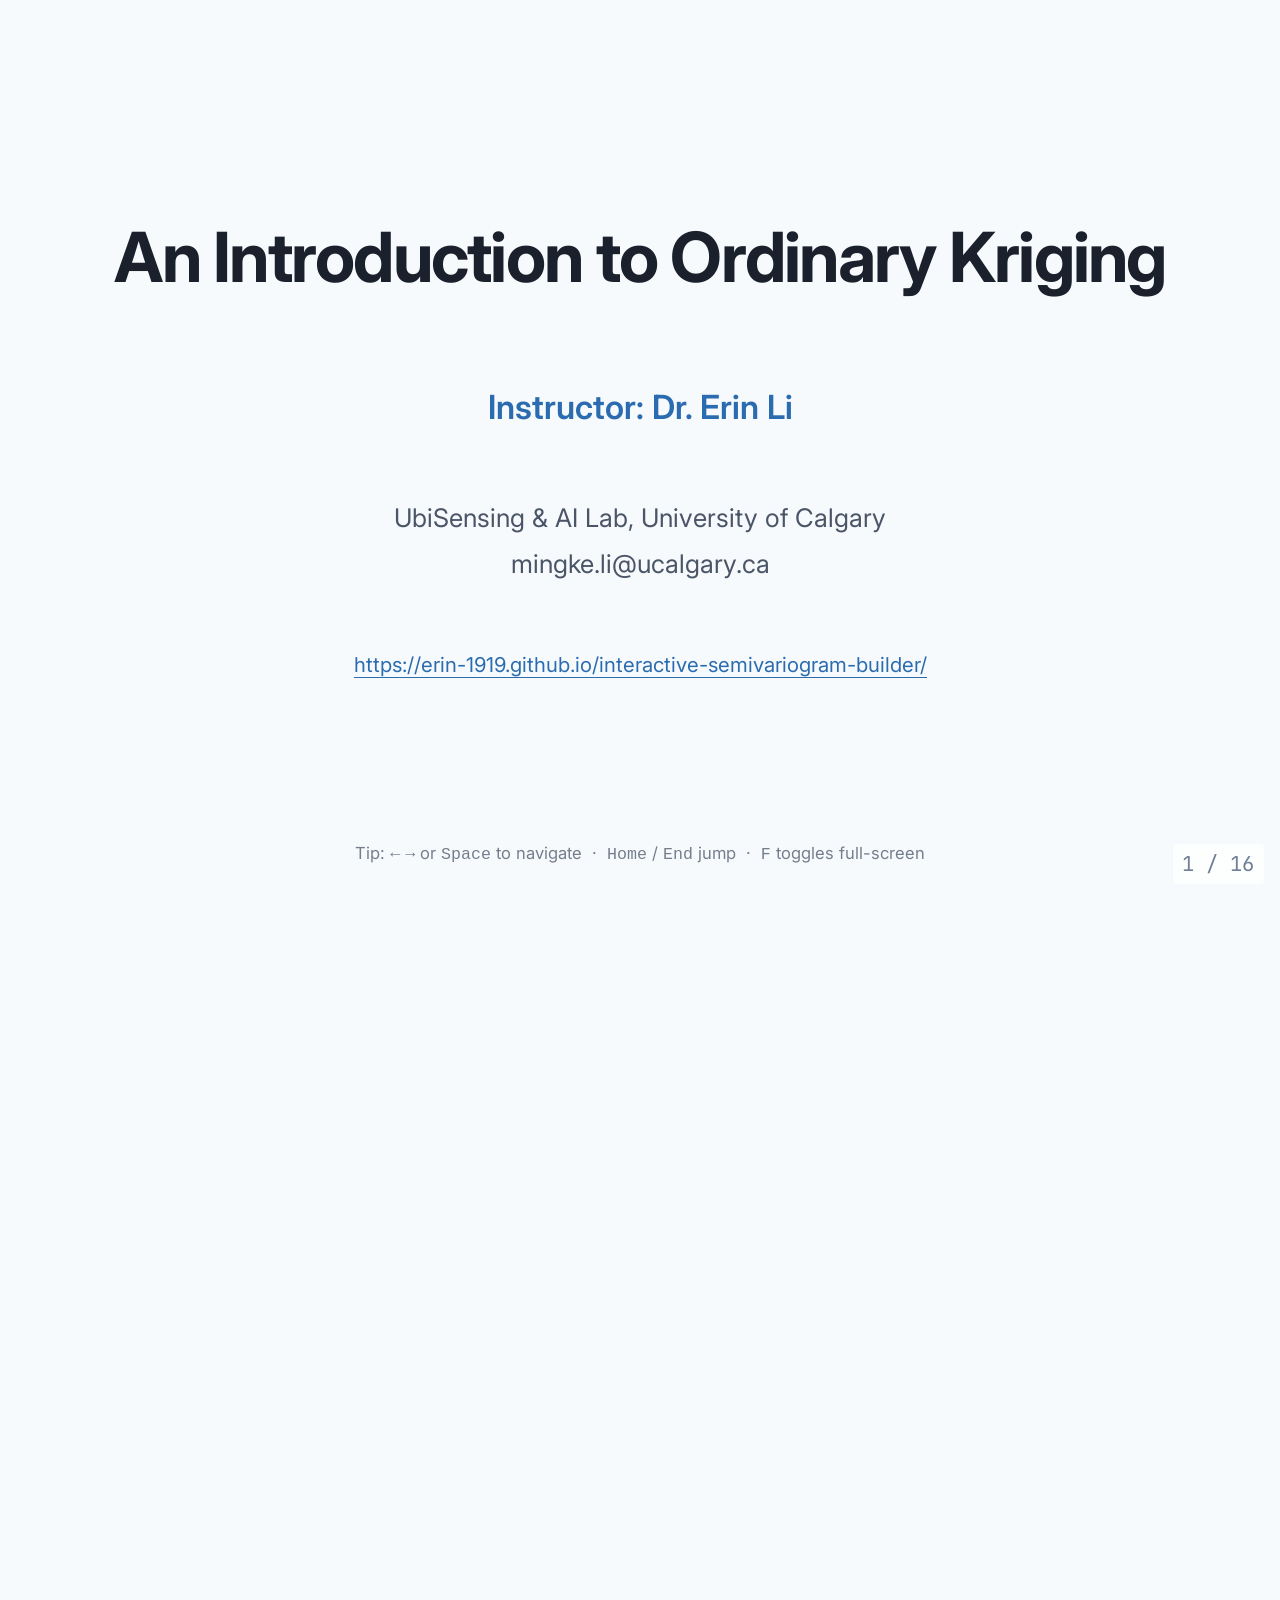
<file: index.html>
<!doctype html>
<html lang="en">
<head>
<meta charset="utf-8">
<meta name="viewport" content="width=device-width, initial-scale=1">
<title>An Introduction to Ordinary Kriging — Teaching Demo</title>
<link rel="preconnect" href="https://fonts.googleapis.com">
<link rel="preconnect" href="https://fonts.gstatic.com" crossorigin>
<link href="https://fonts.googleapis.com/css2?family=Inter:wght@300;400;500;600;700;800&family=JetBrains+Mono:wght@400;500;600&display=swap" rel="stylesheet">
<link rel="stylesheet" href="lib/theme.css">
<style>
  /* ===========================================
     VIEWPORT FITTING — each slide = one viewport, no scrolling within a slide.
     =========================================== */
  html { scroll-snap-type: y mandatory; scroll-behavior: smooth; }
  html, body { height: 100%; overflow-x: hidden; }

  :root {
    --slide-padding: clamp(2rem, 4vw, 4rem);
    --title-size: clamp(2.8rem, 7vw, 6rem);
    --h2-size: clamp(2.2rem, 4.6vw, 4rem);
    --h3-size: clamp(1.6rem, 2.6vw, 2.3rem);
    --body-size: clamp(1.45rem, 2vw, 2rem);
    --small-size: clamp(1.25rem, 1.6vw, 1.65rem);
    --content-gap: clamp(0.75rem, 1.8vw, 1.8rem);
  }
  body { font-family: 'Inter', sans-serif; font-size: var(--body-size); color: var(--ink); }

  .deck { position: relative; z-index: 2; }
  .slide {
    width: 100vw;
    height: 100vh;
    height: 100dvh;
    padding: var(--slide-padding);
    scroll-snap-align: start;
    display: flex;
    flex-direction: column;
    justify-content: center;
    overflow: hidden;
    position: relative;
  }
  .slide-content {
    flex: 1;
    display: flex;
    flex-direction: column;
    justify-content: center;
    max-height: 100%;
    overflow: hidden;
    gap: var(--content-gap);
  }

  h1.slide-title {
    font-family: 'Inter', sans-serif;
    font-weight: 700;
    font-size: var(--title-size);
    letter-spacing: -0.025em;
    color: var(--ink);
    margin: 0;
  }
  h1.slide-title em { font-style: normal; color: var(--ink); }
  h2.slide-heading {
    font-family: 'Inter', sans-serif;
    font-weight: 700;
    font-size: var(--h2-size);
    letter-spacing: -0.02em;
    color: var(--ink);
    margin: 0;
  }
  .eyebrow {
    font-family: 'Inter', sans-serif;
    font-size: var(--small-size);
    letter-spacing: 0.12em;
    text-transform: uppercase;
    color: var(--accent);
    font-weight: 600;
  }

  /* Bottom-right counter */
  .slide-counter {
    position: fixed;
    bottom: 1rem;
    right: 1rem;
    z-index: 50;
    font-family: 'JetBrains Mono', monospace;
    font-size: var(--small-size);
    color: var(--ink-mute);
    background: rgba(255, 255, 255, 0.7);
    padding: 0.25rem 0.6rem;
    border-radius: 4px;
    pointer-events: none;
  }
  @media (max-height: 500px) { .slide-counter { display: none; } }

  /* Reveal animations */
  .reveal {
    opacity: 0;
    transform: translateY(20px);
    transition: opacity 0.5s ease, transform 0.5s ease;
  }
  .slide.visible .reveal { opacity: 1; transform: translateY(0); }
  .slide.visible .reveal:nth-child(1) { transition-delay: 0.08s; }
  .slide.visible .reveal:nth-child(2) { transition-delay: 0.16s; }
  .slide.visible .reveal:nth-child(3) { transition-delay: 0.24s; }
  .slide.visible .reveal:nth-child(4) { transition-delay: 0.32s; }
  .slide.visible .reveal:nth-child(5) { transition-delay: 0.40s; }
  .slide.visible .reveal:nth-child(6) { transition-delay: 0.48s; }

  @media (prefers-reduced-motion: reduce) {
    html { scroll-behavior: auto; }
    .reveal { transition: opacity 0.2s ease; transform: none; }
  }

  /* Phone: let slides grow vertically, stack side-by-side content, drop scroll-snap.
     Inline styles on .slide-content and inner grids are overridden with !important. */
  @media (max-width: 700px) {
    html { scroll-snap-type: none; }
    .slide {
      height: auto;
      min-height: 100vh;
      min-height: 100dvh;
      padding: 1.5rem 1rem;
      overflow: visible;
    }
    .slide-content,
    .slide-content[style] {
      flex-direction: column !important;
      gap: 1.1rem !important;
      max-height: none !important;
      overflow: visible !important;
    }
    .slide [style*="grid-template-columns"] {
      grid-template-columns: 1fr !important;
      gap: 1.1rem !important;
    }
    .slide img { max-width: 100%; height: auto; }
    .launch-button { font-size: 1.15rem; padding: 0.7rem 1.2rem; }
  }

  /* Launch button shared style */
  .launch-button {
    display: inline-flex;
    align-items: center;
    gap: 0.5rem;
    font-family: 'Inter', sans-serif;
    font-size: var(--h3-size);
    font-weight: 600;
    background: var(--accent);
    color: var(--paper);
    border: none;
    padding: 0.85rem 1.6rem;
    border-radius: 6px;
    text-decoration: none;
    cursor: pointer;
    transition: transform 0.15s ease, box-shadow 0.15s ease, background 0.15s ease;
    box-shadow: 0 2px 8px rgba(29, 78, 216, 0.2);
  }
  .launch-button:hover {
    background: var(--accent-deep);
    transform: translateY(-2px);
    box-shadow: 0 6px 18px rgba(29, 78, 216, 0.3);
  }
  .kf-eq .kf-part {
    cursor: pointer;
    padding: 0.1em 0.25em;
    border-radius: 4px;
    transition: color 0.2s ease, background 0.2s ease, opacity 0.2s ease;
  }
  .kf-eq:has(.kf-part:hover) .kf-part:not(:hover) { color: var(--ink-mute); opacity: 0.28; }
  .kf-eq:has(.kf-part:hover) .kf-eq-static { color: var(--ink-mute); opacity: 0.28; }
  .kf-eq .kf-part:hover { color: var(--accent-deep); background: var(--accent-pale); opacity: 1; font-weight: 700; }
  h3.step-sub {
    font-family: 'Inter', sans-serif;
    font-weight: 700;
    font-size: var(--h2-size);
    color: var(--accent);
    margin: 0.2rem 0 0 0;
    letter-spacing: -0.02em;
  }
  h2.workflow-title {
    font-family: 'Inter', sans-serif;
    font-weight: 600;
    font-size: clamp(1.6rem, 2.6vw, 2.4rem);
    color: var(--ink);
    letter-spacing: -0.01em;
    margin: 0;
  }
</style>
</head>
<body>
<div class="deck">
  <!-- Slides will be added in tasks 11-21 below -->
  <!-- Slide 1: Title -->
  <section class="slide" id="slide-1">
    <div class="slide-content" style="align-items: center; text-align: center; justify-content: center;">
      <h1 class="reveal" style="font-family: 'Inter', sans-serif; font-weight: 700; font-size: clamp(2.2rem, 5.4vw, 5.4rem); color: var(--ink); margin: 0; letter-spacing: -0.025em; text-align: center; line-height: 1.1;">
        An Introduction to Ordinary Kriging
      </h1>
      <div class="reveal" style="margin-top: clamp(2.5rem, 5vw, 4.5rem); font-size: clamp(1.5rem, 2.6vw, 2.5rem); color: var(--accent); font-weight: 600;">
        Instructor: Dr. Erin Li
      </div>
      <div class="reveal" style="margin-top: clamp(1.5rem, 3vw, 2.5rem); font-size: clamp(1.3rem, 2vw, 1.9rem); color: var(--ink-soft); line-height: 1.8;">
        UbiSensing &amp; AI Lab, University of Calgary<br>
        mingke.li@ucalgary.ca
      </div>
      <div class="reveal" style="margin-top: clamp(1.5rem, 3vw, 2.5rem); font-size: clamp(1.1rem, 1.6vw, 1.55rem);">
        <a href="https://erin-1919.github.io/interactive-semivariogram-builder/" target="_blank" rel="noopener" style="color: var(--accent); text-decoration: none; border-bottom: 1px solid var(--accent);">
          https://erin-1919.github.io/interactive-semivariogram-builder/
        </a>
      </div>
    </div>
    <div class="reveal" style="position: absolute; bottom: clamp(1rem, 2.5vw, 2rem); left: 0; right: 0; text-align: center; font-size: clamp(0.95rem, 1.3vw, 1.2rem); color: var(--ink-soft); opacity: 0.75;">
      Tip: <kbd>&larr;</kbd> <kbd>&rarr;</kbd> or <kbd>Space</kbd> to navigate &nbsp;&middot;&nbsp; <kbd>Home</kbd> / <kbd>End</kbd> jump &nbsp;&middot;&nbsp; <kbd>F</kbd> toggles full-screen
    </div>
  </section>

  <!-- Slide 2: Hook -->
  <section class="slide" id="slide-2" style="padding: 1.5rem;">
    <div class="slide-content" style="flex-direction: column; align-items: center; justify-content: flex-start; gap: 0.8rem; max-height: 100%;">
      <h2 class="slide-heading reveal" style="text-align: center; width: 100%; flex: 0 0 auto;">How do we estimate rainfall where we don't observe it?</h2>
      <img class="reveal" src="assets/img/slide02_rain_stations.png" alt="Rainfall stations across a region" style="flex: 1 1 auto; min-height: 0; width: auto; max-width: 100%; height: 100%; object-fit: contain; border-radius: 8px;">
    </div>
  </section>

  <!-- Slide 3: Learning Outcomes -->
  <section class="slide" id="slide-3">
    <div class="slide-content">
      <div class="eyebrow reveal" style="font-size: clamp(1.6rem, 2.2vw, 2.2rem);">By the end of today's lecture, you'll learn…</div>
      <div style="display: grid; grid-template-columns: repeat(3, 1fr); gap: 2rem; margin-top: 2rem;">
        <div class="reveal" style="text-align: center;">
          <img src="assets/img/slide03_what.svg" alt="What" style="width: 45%; max-width: 160px; height: auto;">
          <h3 style="font-family: 'Inter', sans-serif; font-size: clamp(2rem, 3.2vw, 3rem); margin-top: 1.5rem;">What Ordinary Kriging is</h3>
          <p style="font-size: clamp(1.5rem, 2.2vw, 2.2rem); color: var(--ink-soft); margin-top: 1rem;">Understand the core concept of geostatistical interpolation</p>
        </div>
        <div class="reveal" style="text-align: center;">
          <img src="assets/img/slide03_why.svg" alt="Why" style="width: 45%; max-width: 160px; height: auto;">
          <h3 style="font-family: 'Inter', sans-serif; font-size: clamp(2rem, 3.2vw, 3rem); margin-top: 1.5rem;">Why we use it</h3>
          <p style="font-size: clamp(1.5rem, 2.2vw, 2.2rem); color: var(--ink-soft); margin-top: 1rem;">See how spatial dependence improves prediction accuracy</p>
        </div>
        <div class="reveal" style="text-align: center;">
          <img src="assets/img/slide03_how.svg" alt="How" style="width: 45%; max-width: 160px; height: auto;">
          <h3 style="font-family: 'Inter', sans-serif; font-size: clamp(2rem, 3.2vw, 3rem); margin-top: 1.5rem;">How to apply it</h3>
          <p style="font-size: clamp(1.5rem, 2.2vw, 2.2rem); color: var(--ink-soft); margin-top: 1rem;">Learn the workflow from variogram to prediction map</p>
        </div>
      </div>
      <div class="reveal" style="text-align: center; margin-top: 2rem; font-size: clamp(1.4rem, 1.9vw, 1.9rem); color: var(--ink-mute); font-style: italic;">
        ** Lab Assignment 6
      </div>
    </div>
  </section>

  <!-- Slide 4: A Quick Review (IDW) -->
  <section class="slide" id="slide-4">
    <div class="slide-content" style="flex-direction: row; gap: 3rem; align-items: center;">
      <div style="flex: 1.2;">
        <h2 class="slide-heading reveal">A Quick Review</h2>
        <p class="reveal" style="font-size: var(--body-size); color: var(--ink-soft); margin-top: 1.5rem;">
          <strong style="color: var(--accent);">Spatial interpolation</strong> is the process of predicting unknown values at unsampled locations based on measurements from known locations.
        </p>
        <p class="reveal" style="font-size: var(--body-size); color: var(--ink-soft); margin-top: 1rem; margin-left: 2.5rem;">
          <strong style="color: var(--accent);">Deterministic interpolation</strong> estimates unknown values using mathematical rules based on nearby observations, relying on distance or smoothness assumptions.
        </p>
        <div class="reveal" style="margin-top: 1.2rem; margin-left: 2.5rem;">
          <div style="font-family: 'Inter', sans-serif; font-size: var(--body-size); font-weight: 700; color: var(--ink);">Common Methods:</div>
          <ul style="font-size: var(--body-size); color: var(--ink); margin-top: 0.4rem;">
            <li>Nearest Neighbor</li>
            <li>Bilinear</li>
            <li><strong>Inverse Distance Weighting (IDW)</strong> - Our Baseline Method</li>
          </ul>
        </div>
      </div>
      <div class="reveal" style="flex: 1; display: flex; flex-direction: column; gap: 1rem; max-height: 88vh;">
        <img src="assets/img/slide04_idw.png" alt="IDW interpolation result" style="width: 100%; height: auto; max-height: 42vh; object-fit: contain; border-radius: 8px;">
        <img src="assets/img/slide04_idw_diagram.png" alt="IDW pin diagram" style="width: 100%; height: auto; max-height: 42vh; object-fit: contain; border-radius: 8px;">
        <div style="font-size: var(--small-size); color: var(--ink-mute); font-style: italic; text-align: center;">
          * IDW key assumption: distance alone determines similarity
        </div>
      </div>
    </div>
  </section>

  <!-- Slide 5: Why Distance Alone Is Not Enough -->
  <section class="slide" id="slide-5">
    <div class="slide-content" style="flex-direction: row; gap: 3rem; align-items: center;">
      <div class="reveal" style="flex: 1.2; display: flex; justify-content: center;">
        <img src="assets/img/slide05_why_not.png" alt="Distance vs. similarity counter-example"
             style="width: 100%; max-height: 80vh; object-fit: contain; border-radius: 8px;">
      </div>
      <div style="flex: 1;">
        <h2 class="slide-heading reveal">Why distance alone is not enough</h2>
        <p class="reveal" style="font-size: var(--body-size); color: var(--ink-soft); margin-top: 1.2rem;">
          Four scenarios, one lesson: two points the <strong style="color: var(--accent);">same distance apart</strong> can have wildly different values once you account for what is between them.
        </p>
        <p class="reveal" style="font-size: var(--body-size); color: var(--ink-soft); margin-top: 0.8rem;">
          Try moving and rotating a fixed-length ruler over each scenario and watch the value difference change.
        </p>
        <div class="reveal" style="margin-top: 1.8rem;">
          <a href="why_distance.html" target="_blank" rel="noopener" class="launch-button">
            Launch why-distance explorer →
          </a>
        </div>
      </div>
    </div>
  </section>

  <!-- Slide 6: What Is Kriging? (Origins) -->
  <section class="slide" id="slide-6">
    <div class="slide-content" style="flex-direction: row; gap: 2.5rem; align-items: center;">
      <div style="flex: 1.6; min-width: 0;">
        <h2 class="slide-heading reveal">What Is Kriging?</h2>
        <p class="reveal" style="font-size: var(--body-size); color: var(--ink-soft); margin-top: 1.2rem;">
          <strong style="color: var(--accent);">Kriging</strong> is a geostatistical interpolation method that predicts unknown values using weighted nearby observations, where weights are determined by the spatial autocorrelation structure of the data.
        </p>

        <div class="reveal" style="margin-top: 1rem; font-size: var(--body-size); font-weight: 700; color: var(--ink);">General Formula:</div>
        <div class="reveal kf-eq" style="margin: 0.6rem 0 0.4rem; padding: 0.6rem 1rem; display: flex; align-items: center; justify-content: center; gap: 0.6rem; font-family: 'Cambria Math','Latin Modern Math',Cambria,serif; font-style: italic; font-size: clamp(2rem, 3vw, 2.8rem); color: var(--ink); position: relative;">
          <span class="kf-part" data-tip="predicted value at unknown location"><span style="font-style: italic;">Ẑ</span>(<span style="font-style: italic;">s</span><sub>0</sub>)</span>
          <span class="kf-eq-static">=</span>
          <span class="kf-part" data-tip="number of neighboring observations" style="display: inline-flex; flex-direction: column; align-items: center; line-height: 1;">
            <span style="font-size: 0.55em; font-style: italic;">n</span>
            <span style="font-size: 1.1em; font-style: normal;">Σ</span>
            <span style="font-size: 0.55em; font-style: italic;">i=1</span>
          </span>
          <span class="kf-part" data-tip="kriging weight assigned to observation i"><span style="font-style: italic;">λ</span><sub><span style="font-style: italic;">i</span></sub></span>
          <span class="kf-part" data-tip="observed value at sampled location"><span style="font-style: italic;">Z</span>(<span style="font-style: italic;">s</span><sub><span style="font-style: italic;">i</span></sub>)</span>
        </div>
        <div class="reveal kf-explain" style="text-align: center; font-size: var(--body-size); color: var(--ink-soft); min-height: 1.6em;">Hover any term in the formula to highlight it</div>

        <div class="reveal" style="margin-top: 1rem; font-size: var(--body-size); font-weight: 700; color: var(--ink);">Key Difference from IDW:</div>
        <p class="reveal" style="font-size: var(--body-size); color: var(--ink-soft); margin-top: 0.5rem;">
          <strong style="color: var(--accent);">IDW:</strong> Weights depend mainly on distance
        </p>
        <p class="reveal" style="font-size: var(--body-size); color: var(--ink-soft); margin-top: 0.4rem;">
          <strong style="color: var(--accent);">Kriging:</strong> Weights depend on distance, spatial autocorrelation, spatial arrangement, and statistical optimization
        </p>
      </div>
      <div class="reveal" style="flex: 0 0 28%; display: flex; flex-direction: column; align-items: center; justify-content: center; gap: 1rem;">
        <img src="assets/img/slide06_krige.jpg" alt="Danie G. Krige" style="max-width: 100%; max-height: 38vh; height: auto; object-fit: contain; border-radius: 8px;">
        <div style="font-size: var(--small-size); color: var(--ink-soft); text-align: center; line-height: 1.5;">
          Origins: Named after <strong>Danie G. Krige</strong>, a South African mining engineer in the 1950s.
        </div>
      </div>
    </div>
  </section>

  <!-- Slide 7: Ordinary Kriging Core Assumption -->
  <section class="slide" id="slide-7">
    <div class="slide-content" style="justify-content: center; align-items: center; text-align: center;">
      <div class="eyebrow reveal" style="font-size: clamp(1.8rem, 2.6vw, 2.6rem); letter-spacing: 0.08em;">Ordinary Kriging — Core Assumption</div>
      <h2 class="slide-heading reveal" style="margin-top: 0.6rem;">Unknown but constant local mean</h2>
      <p class="reveal" style="font-size: var(--body-size); color: var(--ink-soft); margin-top: 1.5rem; max-width: 75ch;">
        <strong style="color: var(--accent);">Ordinary Kriging</strong> assumes that within the local neighborhood of prediction, the
        underlying mean is constant but unknown.
      </p>

      <div class="reveal kf-eq" style="margin: 2rem 0 0.6rem; padding: 0.6rem 1rem; display: flex; align-items: center; justify-content: center; gap: 0.6rem; font-family: 'Cambria Math','Latin Modern Math',Cambria,serif; font-style: italic; font-size: clamp(2.4rem, 3.6vw, 3.4rem); color: var(--ink);">
        <span class="kf-part" data-tip="observed value at location s"><span style="font-style: italic;">Z</span>(<span style="font-style: italic;">s</span>)</span>
        <span class="kf-eq-static">=</span>
        <span class="kf-part" data-tip="unknown but locally constant mean"><span style="font-style: italic;">μ</span></span>
        <span class="kf-eq-static">+</span>
        <span class="kf-part" data-tip="spatially correlated random component"><span style="font-style: italic;">ε</span>(<span style="font-style: italic;">s</span>)</span>
      </div>
      <div class="reveal kf-explain" style="text-align: center; font-size: var(--body-size); color: var(--ink-soft); min-height: 1.6em;">Hover any term in the formula to highlight it</div>

      <div class="reveal" style="margin-top: 2.5rem; font-size: var(--small-size); color: var(--ink-mute); font-style: italic;">
        Further reading: Universal Kriging, Indicator Kriging, Co-Kriging
      </div>
    </div>
  </section>

  <!-- Slide 8: When Ordinary Kriging Is Appropriate -->
  <section class="slide" id="slide-8">
    <div class="slide-content">
      <h2 class="slide-heading reveal">When Ordinary Kriging is appropriate</h2>
      <div style="display: grid; grid-template-columns: repeat(2, 1fr); gap: 1.5rem; margin-top: 1.5rem;">
        <div class="reveal" style="padding: 1.2rem; background: var(--paper-soft); border-left: 3px solid var(--accent);">
          <div style="font-family: 'Inter', sans-serif; font-size: var(--h3-size); color: var(--accent); font-weight: 500;">A. Spatial autocorrelation exists</div>
          <p style="font-size: var(--body-size); color: var(--ink-soft); margin-top: 0.5rem;">
            Nearby points should be more similar than distant points.
          </p>
        </div>
        <div class="reveal" style="padding: 1.2rem; background: var(--paper-soft); border-left: 3px solid var(--accent);">
          <div style="font-family: 'Inter', sans-serif; font-size: var(--h3-size); color: var(--accent); font-weight: 500;">B. No strong large-scale trend</div>
          <p style="font-size: var(--body-size); color: var(--ink-soft); margin-top: 0.5rem;">
            A major directional trend (e.g., temperature decreasing steadily with altitude)
            will make Ordinary Kriging underperform.
          </p>
        </div>
        <div class="reveal" style="padding: 1.2rem; background: var(--paper-soft); border-left: 3px solid var(--accent);">
          <div style="font-family: 'Inter', sans-serif; font-size: var(--h3-size); color: var(--accent); font-weight: 500;">C. Sufficient sample density</div>
          <p style="font-size: var(--body-size); color: var(--ink-soft); margin-top: 0.5rem;">
            A meaningful variogram requires enough data to estimate spatial dependence reliably.
          </p>
        </div>
        <div class="reveal" style="padding: 1.2rem; background: var(--paper-soft); border-left: 3px solid var(--accent);">
          <div style="font-family: 'Inter', sans-serif; font-size: var(--h3-size); color: var(--accent); font-weight: 500;">D. Continuous variables</div>
          <p style="font-size: var(--body-size); color: var(--ink-soft); margin-top: 0.5rem;">
            Designed for continuous numeric variables (rainfall, temperature, soil moisture).
          </p>
        </div>
      </div>
    </div>
  </section>

  <!-- Slide 9: Quick Test (click-reveal) -->
  <section class="slide" id="slide-9">
    <div class="slide-content">
      <h2 class="slide-heading reveal" style="color: #2B6CB0;">Quick test: would Ordinary Kriging work here?</h2>
      <div class="reveal" id="quick-test-wrap" style="cursor: pointer; margin-top: 1rem;">
        <table class="quick-test" style="width: 100%; border-collapse: collapse; font-size: var(--body-size);">
          <thead>
            <tr style="border-bottom: 2px solid var(--rule);">
              <th style="text-align: left; padding: 0.7rem; color: var(--ink-mute); font-weight: 600;">Scenario</th>
              <th style="text-align: left; padding: 0.7rem 1.5rem 0.7rem 1rem; color: var(--ink-mute); font-weight: 600; width: 22rem; white-space: nowrap;">Ordinary Kriging?</th>
              <th style="text-align: left; padding: 0.7rem; color: var(--ink-mute); font-weight: 600;">Why</th>
            </tr>
          </thead>
          <tbody>
            <tr data-row="0" style="border-bottom: 1px solid var(--rule-soft);">
              <td style="padding: 0.7rem;">Regional temperature with altitude trend</td>
              <td class="qt-answer" style="padding: 0.7rem 1rem; color: #b91c1c; font-weight: 600; opacity: 0; visibility: hidden;">No</td>
              <td class="qt-why" style="padding: 0.7rem; color: var(--ink-soft); opacity: 0; visibility: hidden;">Strong altitude trend violates stationarity</td>
            </tr>
            <tr data-row="1" style="border-bottom: 1px solid var(--rule-soft);">
              <td style="padding: 0.7rem;">Land cover class</td>
              <td class="qt-answer" style="padding: 0.7rem 1rem; color: #b91c1c; font-weight: 600; opacity: 0; visibility: hidden;">No</td>
              <td class="qt-why" style="padding: 0.7rem; color: var(--ink-soft); opacity: 0; visibility: hidden;">Categorical variable rather than continuous</td>
            </tr>
            <tr data-row="2" style="border-bottom: 1px solid var(--rule-soft);">
              <td style="padding: 0.7rem;">Rainfall of a province with 3 weather stations</td>
              <td class="qt-answer" style="padding: 0.7rem 1rem; color: #b91c1c; font-weight: 600; opacity: 0; visibility: hidden;">No</td>
              <td class="qt-why" style="padding: 0.7rem; color: var(--ink-soft); opacity: 0; visibility: hidden;">Sample density too sparse for a reliable variogram</td>
            </tr>
            <tr data-row="3" style="border-bottom: 1px solid var(--rule-soft);">
              <td style="padding: 0.7rem;">Species presence / absence</td>
              <td class="qt-answer" style="padding: 0.7rem 1rem; color: #b91c1c; font-weight: 600; opacity: 0; visibility: hidden;">No</td>
              <td class="qt-why" style="padding: 0.7rem; color: var(--ink-soft); opacity: 0; visibility: hidden;">Binary variable rather than continuous</td>
            </tr>
            <tr data-row="4" style="border-bottom: 1px solid var(--rule-soft);">
              <td style="padding: 0.7rem;">Soil moisture in an agricultural field</td>
              <td class="qt-answer" style="padding: 0.7rem 1rem; color: #15803d; font-weight: 600; opacity: 0; visibility: hidden;">Yes</td>
              <td class="qt-why" style="padding: 0.7rem; color: var(--ink-soft); opacity: 0; visibility: hidden;">Continuous, spatially autocorrelated, local mean plausible</td>
            </tr>
            <tr data-row="5">
              <td style="padding: 0.7rem;">Daily rainfall in one watershed</td>
              <td class="qt-answer" style="padding: 0.7rem 1rem; color: #15803d; font-weight: 600; opacity: 0; visibility: hidden;">Yes</td>
              <td class="qt-why" style="padding: 0.7rem; color: var(--ink-soft); opacity: 0; visibility: hidden;">Continuous, spatially autocorrelated, local mean plausible</td>
            </tr>
          </tbody>
        </table>
        <div id="quick-test-status" style="margin-top: 0.8rem; font-size: var(--small-size); color: var(--ink-mute); font-style: italic;">
          Click table to reveal answers — 0 / 6
        </div>
      </div>
    </div>
  </section>

  <!-- Slide 10: Step 1 — Data Exploration -->
  <section class="slide" id="slide-10">
    <div class="slide-content">
      <h2 class="workflow-title reveal">Step-by-Step Ordinary Kriging Workflow</h2>
      <h3 class="reveal step-sub">Step 1. Data Exploration</h3>
      <p class="reveal" style="font-size: var(--body-size); color: var(--ink-soft); margin: 0.6rem 0 0 0; font-style: italic;">
        * Before kriging, thoroughly inspect the data using these tools to verify assumptions!
      </p>
      <div style="display: grid; grid-template-columns: 2fr 1fr; gap: 4rem; margin-top: 1.5rem; align-items: start;">
        <table class="reveal" style="width: 100%; border-collapse: collapse; font-size: var(--body-size);">
          <thead>
            <tr style="border-bottom: 2px solid var(--rule);">
              <th style="text-align: left; padding: 0.7rem; color: var(--ink-mute); font-weight: 600;">Question</th>
              <th style="text-align: left; padding: 0.7rem; color: var(--ink-mute); font-weight: 600;">Why it matters</th>
            </tr>
          </thead>
          <tbody>
            <tr style="border-bottom: 1px solid var(--rule-soft);">
              <td style="padding: 0.7rem;">Are values continuous numeric data?</td>
              <td style="padding: 0.7rem; color: var(--ink-soft);">Kriging is designed for continuous variables</td>
            </tr>
            <tr style="border-bottom: 1px solid var(--rule-soft);">
              <td style="padding: 0.7rem;">Are there outliers?</td>
              <td style="padding: 0.7rem; color: var(--ink-soft);">Outliers can distort the variogram</td>
            </tr>
            <tr style="border-bottom: 1px solid var(--rule-soft);">
              <td style="padding: 0.7rem;">Is the distribution highly skewed?</td>
              <td style="padding: 0.7rem; color: var(--ink-soft);">Transformation may be needed</td>
            </tr>
            <tr style="border-bottom: 1px solid var(--rule-soft);">
              <td style="padding: 0.7rem;">Is there a spatial trend?</td>
              <td style="padding: 0.7rem; color: var(--ink-soft);">Strong trend may require universal kriging</td>
            </tr>
            <tr>
              <td style="padding: 0.7rem;">Are points clustered?</td>
              <td style="padding: 0.7rem; color: var(--ink-soft);">Clustering affects weights and variogram estimation</td>
            </tr>
          </tbody>
        </table>
        <div class="reveal" style="padding: 1.4rem 1.6rem;">
          <div style="font-family: 'Inter', sans-serif; font-size: clamp(1.6rem, 2.4vw, 2.2rem); font-weight: 700; color: var(--accent);">Typical Tools:</div>
          <ul style="font-size: var(--body-size); color: var(--ink); margin-top: 0.8rem; padding-left: 1.4rem; line-height: 1.8;">
            <li>Histogram</li>
            <li>Summary statistics</li>
            <li>Point map</li>
            <li>Trend analysis</li>
            <li>Outlier detection</li>
          </ul>
        </div>
      </div>
    </div>
  </section>

  <!-- Slide 11: Step 2 — Empirical Semivariogram Calculation -->
  <section class="slide" id="slide-11">
    <div class="slide-content">
      <h2 class="workflow-title reveal">Step-by-Step Ordinary Kriging Workflow</h2>
      <h3 class="reveal step-sub">Step 2. Empirical Semivariogram Calculation</h3>

      <div style="display: grid; grid-template-columns: 1.15fr 1fr; gap: 2.5rem; margin-top: 1rem; align-items: center;">
        <div>
          <p class="reveal" style="font-size: var(--body-size); color: var(--ink-soft);">
            The <strong style="color: var(--accent);">semivariogram</strong> measures half the average squared difference between paired data values separated by distance <em>h</em>:
          </p>

          <div class="reveal kf-eq" style="margin: 1.2rem 0 0.4rem; padding: 0.6rem 1rem; display: flex; align-items: center; justify-content: center; gap: 0.6rem; font-family: 'Cambria Math','Latin Modern Math',Cambria,serif; font-style: italic; font-size: clamp(1.7rem, 2.5vw, 2.4rem); color: var(--ink); flex-wrap: wrap;">
            <span class="kf-part" data-tip="semivariance at distance h"><span style="font-style: italic;">γ</span>(<span style="font-style: italic;">h</span>)</span>
            <span class="kf-eq-static">=</span>
            <span class="kf-part" data-tip="normalization: 1 / (2 × number of pairs at distance h)" style="display: inline-flex; flex-direction: column; align-items: center; line-height: 1.05;">
              <span style="border-bottom: 1px solid currentColor; padding: 0 0.25em; font-style: normal;">1</span>
              <span style="padding: 0 0.25em;">2<span style="font-style: italic;">N</span>(<span style="font-style: italic;">h</span>)</span>
            </span>
            <span class="kf-part" data-tip="sum over all N(h) point pairs separated by distance h" style="display: inline-flex; flex-direction: column; align-items: center; line-height: 1;">
              <span style="font-size: 0.55em; font-style: italic;">N(h)</span>
              <span style="font-size: 1.1em; font-style: normal;">Σ</span>
              <span style="font-size: 0.55em; font-style: italic;">i=1</span>
            </span>
            <span class="kf-part" data-tip="squared difference between values at locations xᵢ and xᵢ + h">[<span style="font-style: italic;">Z</span>(<span style="font-style: italic;">x</span><sub><span style="font-style: italic;">i</span></sub>) − <span style="font-style: italic;">Z</span>(<span style="font-style: italic;">x</span><sub><span style="font-style: italic;">i</span></sub> + <span style="font-style: italic;">h</span>)]<sup>2</sup></span>
          </div>
          <div class="reveal kf-explain" style="text-align: center; font-size: var(--small-size); color: var(--ink-soft); min-height: 1.6em;">Hover any term in the formula to highlight it</div>

          <p class="reveal" style="font-size: var(--body-size); color: var(--ink-soft); margin-top: 1.2rem; font-style: italic;">
            <strong style="font-style: normal; color: var(--accent);">In short:</strong> On average, how much do values differ when they are separated by distance <em>h</em>?
          </p>

          <p class="reveal" style="font-size: var(--body-size); color: var(--ink-soft); margin-top: 1rem;">
            The spatial relationship becomes the statistical foundation for how Kriging assigns weights.
          </p>
        </div>
        <div class="reveal" style="display: flex; align-items: center; justify-content: center;">
          <img src="assets/img/slide13_anatomy.png" alt="Semivariogram anatomy: Nugget, Range, Sill, Partial Sill" style="max-width: 85%; max-height: 55vh; object-fit: contain;">
        </div>
      </div>
    </div>
  </section>

  <!-- Slide 12: 3×3 Worked Example launch -->
  <section class="slide" id="slide-12">
    <div class="slide-content">
      <div class="eyebrow reveal" style="font-size: clamp(1.8rem, 2.6vw, 2.6rem); letter-spacing: 0.08em;">Worked Example</div>
      <h2 class="slide-heading reveal" style="margin-top: 0.6rem;">Starting with a 3×3 rainfall grid (unit: mm)</h2>
      <div style="display: grid; grid-template-columns: 1fr 1fr; gap: 3rem; margin-top: 1.5rem; align-items: center;">
        <!-- Static SVG 3×3 grid with the lecture values 14/16/18, 12/14/17, 10/13/15 -->
        <div class="reveal" style="display: flex; justify-content: center;">
          <svg viewBox="0 0 240 240" width="100%" style="max-width: 360px; background: var(--paper-soft); border: 1px solid var(--rule);">
            <g font-family="Manrope, sans-serif" font-size="32" font-weight="500" text-anchor="middle" fill="var(--ink)">
              <rect x="0"   y="0"   width="80" height="80" fill="var(--paper)" stroke="var(--rule)" stroke-width="1"/>
              <text x="40" y="50">14</text>
              <rect x="80"  y="0"   width="80" height="80" fill="var(--paper)" stroke="var(--rule)" stroke-width="1"/>
              <text x="120" y="50">16</text>
              <rect x="160" y="0"   width="80" height="80" fill="var(--paper)" stroke="var(--rule)" stroke-width="1"/>
              <text x="200" y="50">18</text>
              <rect x="0"   y="80"  width="80" height="80" fill="var(--paper)" stroke="var(--rule)" stroke-width="1"/>
              <text x="40" y="130">12</text>
              <rect x="80"  y="80"  width="80" height="80" fill="var(--paper)" stroke="var(--rule)" stroke-width="1"/>
              <text x="120" y="130">14</text>
              <rect x="160" y="80"  width="80" height="80" fill="var(--paper)" stroke="var(--rule)" stroke-width="1"/>
              <text x="200" y="130">17</text>
              <rect x="0"   y="160" width="80" height="80" fill="var(--paper)" stroke="var(--rule)" stroke-width="1"/>
              <text x="40" y="210">10</text>
              <rect x="80"  y="160" width="80" height="80" fill="var(--paper)" stroke="var(--rule)" stroke-width="1"/>
              <text x="120" y="210">13</text>
              <rect x="160" y="160" width="80" height="80" fill="var(--paper)" stroke="var(--rule)" stroke-width="1"/>
              <text x="200" y="210">15</text>
            </g>
          </svg>
        </div>
        <div>
          <p class="reveal" style="font-size: var(--body-size); color: var(--ink-soft);">
            Let's walk through the calculation pair-by-pair: enumerate horizontal pairs,
            vertical pairs, compute γ(h), and place each point on the semivariogram.
          </p>
          <p class="reveal" style="font-size: var(--small-size); color: var(--ink-mute); margin-top: 0.6rem; font-style: italic;">
            Each grid cell is 1 unit apart.
          </p>
          <div class="reveal" style="margin-top: 1.5rem;">
            <a href="three.html" target="_blank" rel="noopener" class="launch-button">
              Launch 3×3 walkthrough →
            </a>
          </div>
        </div>
      </div>
    </div>
  </section>

  <!-- Slide 13: Scaling up — 10×10 worked example launch -->
  <section class="slide" id="slide-13">
    <div class="slide-content">
      <div class="eyebrow reveal" style="font-size: clamp(1.8rem, 2.6vw, 2.6rem); letter-spacing: 0.08em;">Worked Example</div>
      <h2 class="slide-heading reveal" style="margin-top: 0.6rem;">Scaling up to a 10×10 rainfall grid (unit: mm)</h2>
      <div style="display: grid; grid-template-columns: 1fr 1fr; gap: 3rem; margin-top: 1.4rem; align-items: center;">
        <div class="reveal" style="display: flex; justify-content: center;">
          <svg viewBox="0 0 400 400" width="100%" style="max-width: 460px; background: var(--paper-soft); border: 1px solid var(--rule);" aria-label="10×10 rainfall grid preview">
            <g font-family="Inter, sans-serif" font-size="16" font-weight="500" text-anchor="middle" fill="var(--ink)" id="slide13-cells"></g>
          </svg>
        </div>
        <div>
          <p class="reveal" style="font-size: var(--body-size); color: var(--ink-soft);">
            A 10×10 grid gives up to <strong>4,950 pairs</strong> — too many to compute by hand. We'll let the app do the bookkeeping.
          </p>
          <p class="reveal" style="font-size: var(--body-size); color: var(--ink-soft); margin-top: 1rem;">
            In the 10×10 app we will go through:
          </p>
          <ul class="reveal" style="font-size: var(--body-size); color: var(--ink); margin-top: 0.5rem; padding-left: 2rem; line-height: 1.7;">
            <li>All-direction pair enumeration</li>
            <li>Revealing empirical lags step by step and watching γ(<em>h</em>) emerge</li>
            <li>Fitting a theoretical model (Spherical / Exponential / Gaussian) to the points</li>
          </ul>
          <div class="reveal" style="margin-top: 1.5rem;">
            <a href="ten.html" target="_blank" rel="noopener" class="launch-button">
              Launch 10×10 explorer →
            </a>
          </div>
        </div>
      </div>
    </div>
  </section>

  <!-- Slide 14: Overview of Steps 3-6 (combined) -->
  <section class="slide" id="slide-14">
    <div class="slide-content">
      <h2 class="workflow-title reveal">Step-by-Step Ordinary Kriging Workflow</h2>
      <h3 class="reveal step-sub">Steps 1 - 6. Overview</h3>
      <div style="display: grid; grid-template-columns: 2.2fr 1fr; gap: 2rem; margin-top: 0.6rem; align-items: center;">
        <div style="display: flex; flex-direction: column; gap: 0.45rem;">
          <div class="reveal" style="padding: 0.55rem 1.1rem; background: var(--paper-soft); border-left: 4px solid var(--accent); border-radius: 4px;">
            <div style="display: flex; justify-content: space-between; align-items: baseline; gap: 1rem;">
              <div style="font-family: 'Inter', sans-serif; font-size: var(--h3-size); color: var(--accent); font-weight: 700;">Step 1. Exploratory Data Analysis</div>
              <span style="font-size: var(--small-size); color: var(--accent); font-weight: 600; letter-spacing: 0.08em; text-transform: uppercase; white-space: nowrap;">Today</span>
            </div>
            <p style="font-size: var(--body-size); color: var(--ink-soft); margin: 0.3rem 0 0 0;">
              Inspect the sample data for trends, outliers, and stationarity before any modeling.
            </p>
          </div>
          <div class="reveal" style="padding: 0.55rem 1.1rem; background: var(--paper-soft); border-left: 4px solid var(--accent); border-radius: 4px;">
            <div style="display: flex; justify-content: space-between; align-items: baseline; gap: 1rem;">
              <div style="font-family: 'Inter', sans-serif; font-size: var(--h3-size); color: var(--accent); font-weight: 700;">Step 2. Compute the Empirical Semivariogram</div>
              <span style="font-size: var(--small-size); color: var(--accent); font-weight: 600; letter-spacing: 0.08em; text-transform: uppercase; white-space: nowrap;">Today</span>
            </div>
            <p style="font-size: var(--body-size); color: var(--ink-soft); margin: 0.3rem 0 0 0;">
              Bin sample pairs by separation distance and compute γ(h) to summarize spatial autocorrelation.
            </p>
          </div>
          <div class="reveal" style="padding: 0.55rem 1.1rem; background: var(--paper-soft); border-left: 4px solid var(--accent); border-radius: 4px;">
            <div style="display: flex; justify-content: space-between; align-items: baseline; gap: 1rem;">
              <div style="font-family: 'Inter', sans-serif; font-size: var(--h3-size); color: var(--accent); font-weight: 700;">Step 3. Fit a Theoretical Semivariogram Model</div>
              <span style="font-size: var(--small-size); color: var(--accent); font-weight: 600; letter-spacing: 0.08em; text-transform: uppercase; white-space: nowrap;">Today</span>
            </div>
            <p style="font-size: var(--body-size); color: var(--ink-soft); margin: 0.35rem 0 0 0;">
              Fit a smooth, mathematically defined curve (Spherical / Exponential / Gaussian) through the empirical points.
            </p>
          </div>
          <div class="reveal" style="padding: 0.55rem 1.1rem; background: var(--paper-soft); border-left: 4px solid var(--rule); border-radius: 4px; opacity: 0.85;">
            <div style="display: flex; justify-content: space-between; align-items: baseline; gap: 1rem;">
              <div style="font-family: 'Inter', sans-serif; font-size: var(--h3-size); color: var(--ink-soft); font-weight: 600;">Step 4. Build the Kriging Matrix and Solve Weights</div>
              <span style="font-size: var(--small-size); color: var(--ink-mute); font-weight: 600; letter-spacing: 0.08em; text-transform: uppercase; white-space: nowrap;">Next lecture</span>
            </div>
            <p style="font-size: var(--body-size); color: var(--ink-soft); margin: 0.35rem 0 0 0;">
              Plug the fitted model into a linear system and solve for the optimal weights at each prediction location.
            </p>
          </div>
          <div class="reveal" style="padding: 0.55rem 1.1rem; background: var(--paper-soft); border-left: 4px solid var(--rule); border-radius: 4px; opacity: 0.85;">
            <div style="display: flex; justify-content: space-between; align-items: baseline; gap: 1rem;">
              <div style="font-family: 'Inter', sans-serif; font-size: var(--h3-size); color: var(--ink-soft); font-weight: 600;">Step 5. Prediction Surface Generation</div>
              <span style="font-size: var(--small-size); color: var(--ink-mute); font-weight: 600; letter-spacing: 0.08em; text-transform: uppercase; white-space: nowrap;">Next lecture</span>
            </div>
            <p style="font-size: var(--body-size); color: var(--ink-soft); margin: 0.35rem 0 0 0;">
              Apply the weights across the study area to produce a predicted-value map and an uncertainty map.
            </p>
          </div>
          <div class="reveal" style="padding: 0.55rem 1.1rem; background: var(--paper-soft); border-left: 4px solid var(--rule); border-radius: 4px; opacity: 0.85;">
            <div style="display: flex; justify-content: space-between; align-items: baseline; gap: 1rem;">
              <div style="font-family: 'Inter', sans-serif; font-size: var(--h3-size); color: var(--ink-soft); font-weight: 600;">Step 6. Validation</div>
              <span style="font-size: var(--small-size); color: var(--ink-mute); font-weight: 600; letter-spacing: 0.08em; text-transform: uppercase; white-space: nowrap;">Next lecture</span>
            </div>
            <p style="font-size: var(--body-size); color: var(--ink-soft); margin: 0.35rem 0 0 0;">
              Use leave-one-out cross-validation and error metrics to check whether the kriging model performs well.
            </p>
          </div>
        </div>
        <div class="reveal" style="display: flex; flex-direction: column; align-items: center; justify-content: center; gap: 0.6rem;">
          <img src="assets/img/slide14_prediction.jpg" alt="Prediction surface (Ordinary Kriging)" style="max-width: 100%; max-height: 32vh; object-fit: contain;">
          <img src="assets/img/slide14_uncertainty.jpg" alt="Kriging variance surface (prediction uncertainty)" style="max-width: 100%; max-height: 32vh; object-fit: contain;">
        </div>
      </div>
    </div>
  </section>

  <!-- Slide 15: Resources -->
  <section class="slide" id="slide-15">
    <div class="slide-content">
      <h2 class="slide-heading reveal" style="margin-bottom: 1rem;">Resources</h2>
      <ul class="reveal" style="font-size: clamp(1.25rem, 1.65vw, 1.7rem); color: var(--ink); line-height: 1.55; margin: 0; padding-left: 2.2rem; list-style-position: outside;">
        <li style="margin-bottom: 0.55rem;">Burrough, P. A., McDonnell, R. A., &amp; Lloyd, C. D. (2015). <em>Principles of Geographical Information Systems</em> (3rd ed.). Oxford University Press.</li>
        <li style="margin-bottom: 0.55rem;">Cressie, N. A. C. (1993). <em>Statistics for Spatial Data</em> (rev. ed.). Wiley.</li>
        <li style="margin-bottom: 0.55rem;">Isaaks, E. H., &amp; Srivastava, R. M. (1989). <em>An Introduction to Applied Geostatistics</em>. Oxford University Press.</li>
        <li style="margin-bottom: 0.55rem;">Tobler, W. R. (1970). A computer movie simulating urban growth in the Detroit region. <em>Economic Geography, 46</em>(2), 234–240.</li>
        <li>Webster, R., &amp; Oliver, M. A. (2007). <em>Geostatistics for Environmental Scientists</em> (2nd ed.). Wiley.</li>
      </ul>

      <div class="reveal" style="margin-top: 1.4rem; font-family: 'Inter', sans-serif; font-size: clamp(1.5rem, 2.1vw, 2rem); font-weight: 700; color: var(--accent);">Further reading:</div>
      <ul class="reveal" style="font-size: clamp(1.25rem, 1.65vw, 1.7rem); color: var(--ink); line-height: 1.55; margin: 0.5rem 0 0 0; padding-left: 2.2rem; list-style-position: outside;">
        <li style="margin-bottom: 0.55rem;">Li, J., &amp; Heap, A. D. (2008). A review of spatial interpolation methods for environmental scientists. <em>Geoscience Australia Record</em>, 2008/23.</li>
        <li style="margin-bottom: 0.55rem;">Lu, G. Y., &amp; Wong, D. W. (2008). An adaptive inverse-distance weighting spatial interpolation technique. <em>Computers &amp; Geosciences, 34</em>(9), 1044–1055.</li>
        <li>Zimmerman, D., Pavlik, C., Ruggles, A., &amp; Armstrong, M. P. (1999). Comparison of seven geostatistically based and inverse distance weighted interpolation methods for mapping soil properties. <em>Environmental Monitoring and Assessment, 53</em>(3), 337–348.</li>
      </ul>
    </div>
  </section>

  <!-- Slide 16: Lab Assignment 6 + PDF button -->
  <section class="slide" id="slide-16">
    <div class="slide-content" style="align-items: center; text-align: center; justify-content: center;">
      <h2 class="reveal" style="font-family: 'Inter', sans-serif; font-weight: 700; font-size: clamp(3rem, 6vw, 5.5rem); color: var(--accent); margin: 0; letter-spacing: -0.025em;">
        Lab Assignment 6
      </h2>
      <p class="reveal" style="font-size: clamp(1.5rem, 2.4vw, 2.3rem); color: var(--ink-soft); margin-top: 2.5rem; max-width: 30ch; line-height: 1.5;">
        Move from theory into practice: hands-on Ordinary Kriging in ArcGIS Pro to
        reinforce today's lecture.
      </p>
      <div class="reveal" style="margin-top: 3.5rem;">
        <a href="assets/lab/Ordinary-Kriging-Laurier-Lab-EL_2026_05_26.pdf" target="_blank" rel="noopener" class="launch-button" style="font-size: clamp(1.4rem, 2.2vw, 2rem); padding: 1.2rem 2.4rem;">
          Open Lab Assignment 6 (PDF) →
        </a>
      </div>
    </div>
  </section>
</div>

<div class="slide-counter" id="slide-counter">1 / 16</div>

<script>
// ===========================================
// SLIDE DECK CONTROLLER
// - Scroll-snap drives slide-by-slide
// - IntersectionObserver marks the active slide .visible (triggers .reveal animations)
//   and updates the counter
// - Keyboard: arrows / space / PgUp / PgDn / Home / End
// - f: toggle fullscreen
// ===========================================
(function() {
  const slides = Array.from(document.querySelectorAll('.slide'));
  const counter = document.getElementById('slide-counter');
  const total = slides.length;
  let activeIdx = 0;

  // IntersectionObserver: when a slide is ≥50% in view, mark it .visible and active.
  const io = new IntersectionObserver((entries) => {
    entries.forEach(e => {
      if (e.isIntersecting && e.intersectionRatio >= 0.5) {
        const idx = slides.indexOf(e.target);
        if (idx >= 0) {
          activeIdx = idx;
          slides.forEach((s, i) => s.classList.toggle('visible', i === idx));
          counter.textContent = `${idx + 1} / ${total}`;
        }
      }
    });
  }, { threshold: [0.5] });
  slides.forEach(s => io.observe(s));

  // Scroll to a specific slide.
  function goTo(idx) {
    const target = Math.max(0, Math.min(total - 1, idx));
    slides[target].scrollIntoView({ behavior: 'smooth', block: 'start' });
  }

  // Keyboard handlers.
  window.addEventListener('keydown', (e) => {
    // Don't intercept while typing in form fields (defensive — none in the deck yet).
    const t = e.target;
    if (t && (t.tagName === 'INPUT' || t.tagName === 'TEXTAREA' || t.tagName === 'SELECT')) return;

    if (e.key === 'ArrowRight' || e.key === 'ArrowDown' || e.key === 'PageDown' ||
        (e.key === ' ' && !e.shiftKey)) {
      e.preventDefault(); goTo(activeIdx + 1);
    } else if (e.key === 'ArrowLeft' || e.key === 'ArrowUp' || e.key === 'PageUp' ||
               (e.key === ' ' && e.shiftKey)) {
      e.preventDefault(); goTo(activeIdx - 1);
    } else if (e.key === 'Home') {
      e.preventDefault(); goTo(0);
    } else if (e.key === 'End') {
      e.preventDefault(); goTo(total - 1);
    } else if (e.key === 'f' || e.key === 'F') {
      e.preventDefault();
      if (document.fullscreenElement) document.exitFullscreen();
      else document.documentElement.requestFullscreen();
    }
  });

  // Slide 13 — render 10×10 grid preview (smooth preset, matches DATASETS_10X10).
  (function() {
    const g = document.getElementById('slide13-cells');
    if (!g) return;
    const grid = [
      [ 24, 23, 21, 19, 18, 20, 22, 25, 31, 34],
      [ 27, 26, 23, 21, 20, 23, 25, 27, 30, 32],
      [ 29, 29, 28, 25, 24,null, 28, 27, 27, 27],
      [ 28, 29, 29, 27, 26, 27, 27, 26, 25, 24],
      [ 26, 26, 27, 26, 25, 25, 26, 26, 26, 26],
      [ 22, 23, 25, 24, 22, 22, 25,null, 23, 24],
      [ 22, 24, 26, 24, 20, 21, 25, 24, 20, 18],
      [ 27, 28, 29, 27, 22, 21, 25, 25, 21, 18],
      [ 32, 33,null, 30, 23, 20, 23, 26, 26, 24],
      [ 33, 33, 34, 31, 23, 19, 22, 27, 29, 28]
    ];
    const cell = 40;
    const NS = 'http://www.w3.org/2000/svg';
    for (let r = 0; r < 10; r++) {
      for (let c = 0; c < 10; c++) {
        const v = grid[r][c];
        const x = c * cell, y = r * cell;
        const isNull = v === null;
        const rect = document.createElementNS(NS, 'rect');
        rect.setAttribute('x', x); rect.setAttribute('y', y);
        rect.setAttribute('width', cell); rect.setAttribute('height', cell);
        rect.setAttribute('fill', isNull ? 'var(--paper-soft)' : 'var(--paper)');
        rect.setAttribute('stroke', 'var(--rule)');
        rect.setAttribute('stroke-width', '1');
        g.appendChild(rect);
        const text = document.createElementNS(NS, 'text');
        text.setAttribute('x', x + cell/2); text.setAttribute('y', y + cell/2 + 5);
        text.setAttribute('fill', isNull ? 'var(--ink-mute)' : 'var(--ink)');
        text.textContent = isNull ? '?' : String(v);
        g.appendChild(text);
      }
    }
  })();

  // Slide 6 — formula hover explanation.
  document.querySelectorAll('.kf-eq').forEach(eq => {
    const explain = eq.parentElement.querySelector('.kf-explain');
    if (!explain) return;
    const defaultText = explain.textContent;
    eq.querySelectorAll('.kf-part').forEach(p => {
      p.addEventListener('mouseenter', () => { explain.textContent = p.dataset.tip; explain.style.color = 'var(--accent-deep)'; explain.style.fontWeight = '600'; });
      p.addEventListener('mouseleave', () => { explain.textContent = defaultText; explain.style.color = ''; explain.style.fontWeight = ''; });
    });
  });

  // Slide 10 — Quick Test click-reveal.
  // Reveal next hidden row's ? + Why cells on each click of the table area.
  // State persists within the session (held in this closure).
  const qtWrap = document.getElementById('quick-test-wrap');
  const qtStatus = document.getElementById('quick-test-status');
  let qtRevealed = 0;
  const QT_TOTAL = 6;
  if (qtWrap) {
    qtWrap.addEventListener('click', () => {
      if (qtRevealed >= QT_TOTAL) return;
      const row = qtWrap.querySelector('tr[data-row="' + qtRevealed + '"]');
      if (row) {
        row.querySelectorAll('.qt-answer, .qt-why').forEach(cell => {
          cell.style.transition = 'opacity 0.25s ease';
          cell.style.visibility = 'visible';
          cell.style.opacity = '1';
        });
      }
      qtRevealed += 1;
      qtStatus.textContent = 'Click table to reveal answers — ' + qtRevealed + ' / ' + QT_TOTAL;
    });
  }
})();
</script>
</body>
</html>
</file>
<file: lib/theme.css>
/* lib/theme.css — shared palette + base styles for three.html, ten.html, and index.html (deck).
   Edit palette here and all three files pick it up. */

:root {
  /* Palette matched to the source PowerPoint (Inter on near-white). */
  --paper: #ffffff;
  --paper-soft: #f7fafc;       /* PPT page background */
  --paper-deep: #edf2f7;
  --ink: #1a202c;              /* PPT title / heading text */
  --ink-soft: #4a5568;          /* PPT body / explanatory text */
  --ink-mute: #718096;
  --rule: #cbd5e0;
  --rule-soft: #e2e8f0;
  --accent: #2b6cb0;            /* PPT accent blue */
  --accent-deep: #2c5282;
  --accent-pale: #ebf4fb;
  --sage: #0891b2;
  --unknown: #94a3b8;
}

* { box-sizing: border-box; }
html, body { margin: 0; padding: 0; }
body {
  background: var(--paper-soft);
  color: var(--ink);
  font-family: 'Inter', sans-serif;
  font-size: 22px;
  line-height: 1.55;
  min-height: 100vh;
}
</file>
